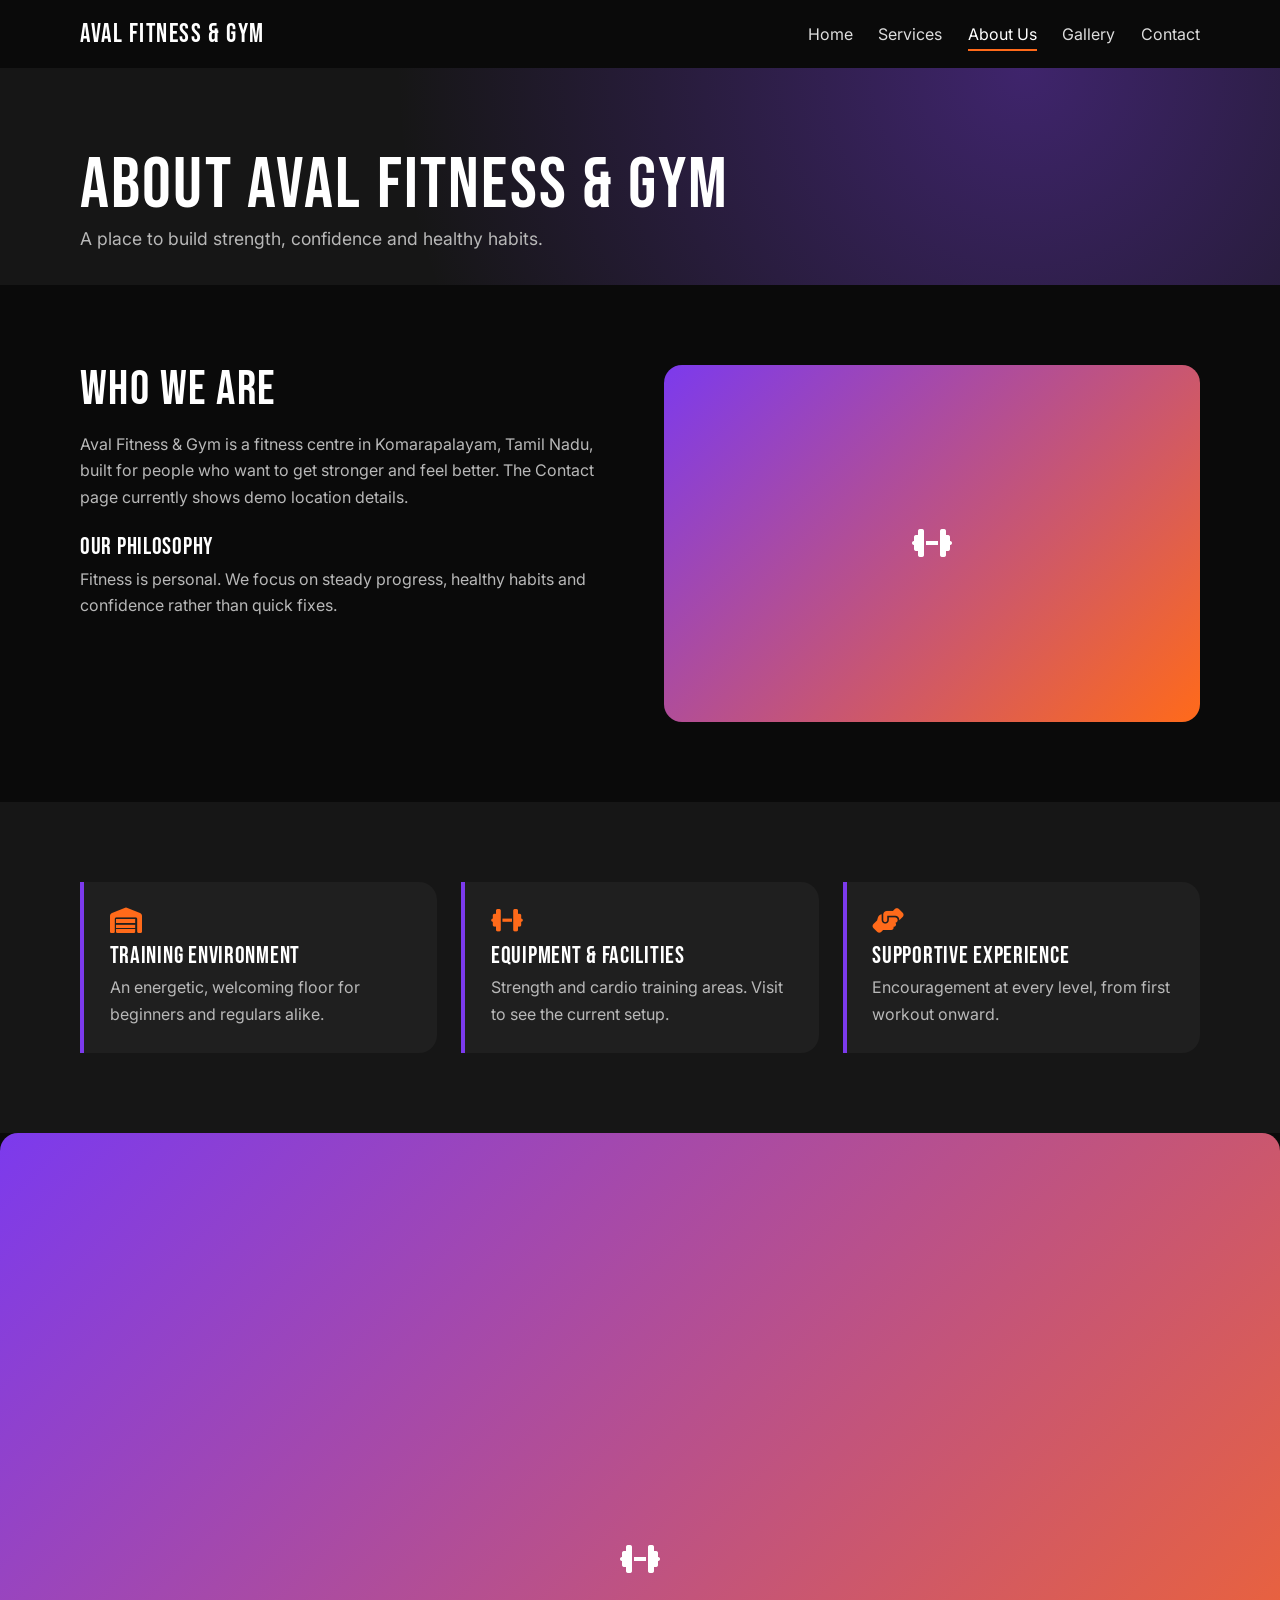
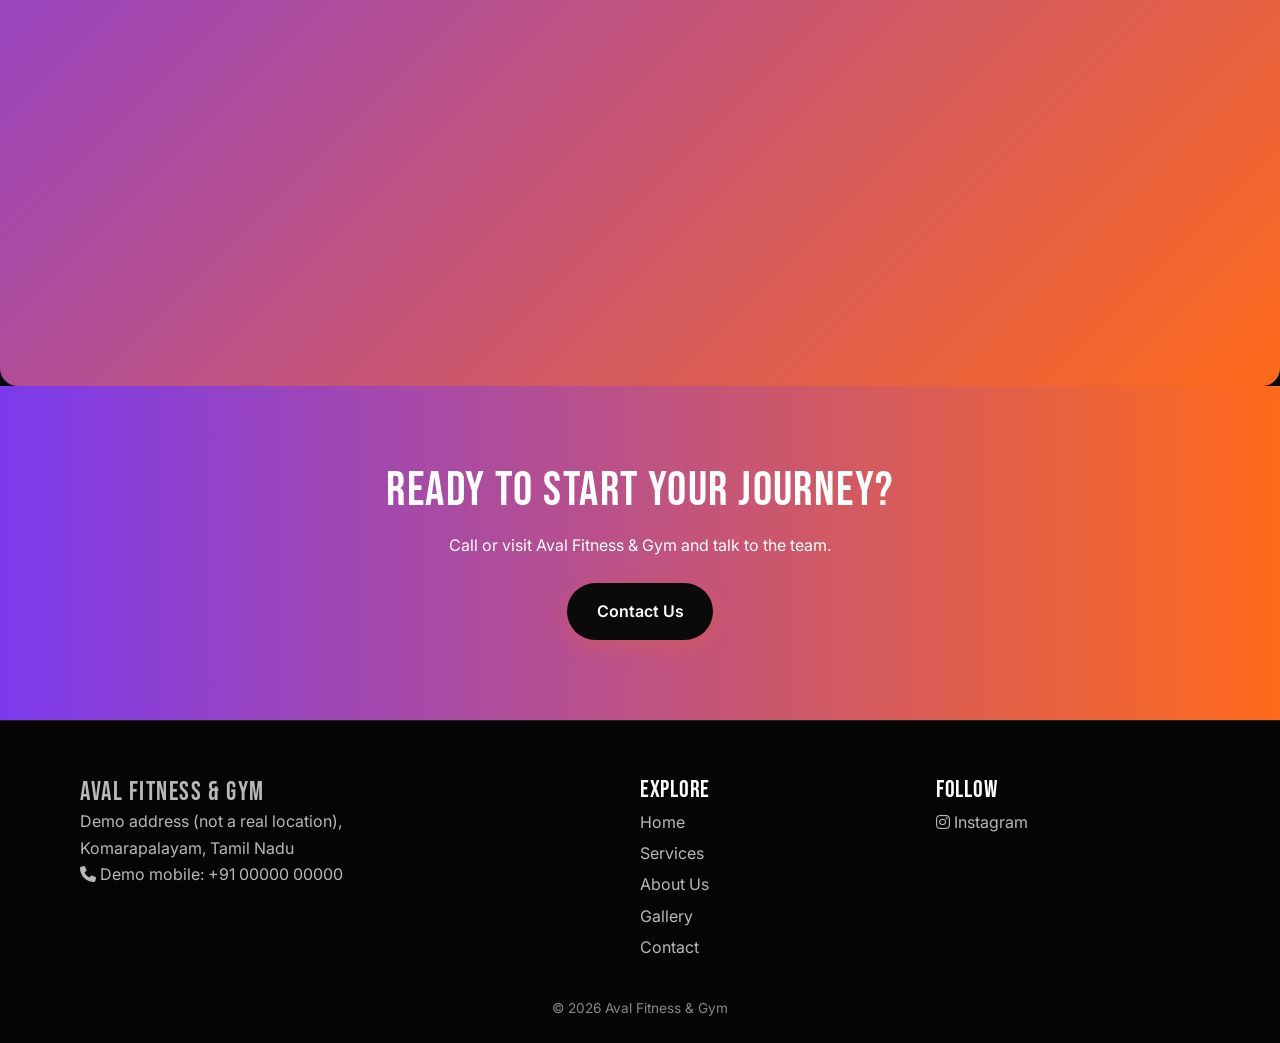
<file: aval-fitness-gym/about.html>
<!DOCTYPE html>
<html lang="en"><head><meta charset="utf-8"><meta name="viewport" content="width=device-width,initial-scale=1">
<title>About Us | Aval Fitness &amp; Gym, Komarapalayam</title><meta name="description" content="Learn about Aval Fitness & Gym, our fitness philosophy and our supportive training environment in Komarapalayam.">
<meta property="og:title" content="About Us | Aval Fitness &amp; Gym"><meta property="og:description" content="Learn about Aval Fitness & Gym, our fitness philosophy and our supportive training environment in Komarapalayam.">
<link rel="preconnect" href="https://fonts.googleapis.com"><link rel="preconnect" href="https://fonts.gstatic.com" crossorigin>
<link href="https://fonts.googleapis.com/css2?family=Bebas+Neue&family=Inter:wght@400;600&display=swap" rel="stylesheet">
<link rel="stylesheet" href="https://cdnjs.cloudflare.com/ajax/libs/font-awesome/6.5.2/css/all.min.css">
<link rel="stylesheet" href="css/style.css"></head><body>
<a class="skip" href="#main">Skip to content</a><header id="site-header"></header>
<main id="main"><section class="page-head"><div class="wrap reveal"><h1>About Aval Fitness &amp; Gym</h1><p>A place to build strength, confidence and healthy habits.</p></div></section>
<section class="sec"><div class="wrap split"><div class="reveal"><h2>Who we are</h2><p>Aval Fitness &amp; Gym is a fitness centre in Komarapalayam, Tamil Nadu, built for people who want to get stronger and feel better. The Contact page currently shows demo location details.</p>
<h3>Our philosophy</h3><p>Fitness is personal. We focus on steady progress, healthy habits and confidence rather than quick fixes.</p></div><div class="reveal"><img src="https://images.unsplash.com/photo-1540497077202-7c8a3999166f?auto=format&fit=crop&w=900&q=70" alt="Gym interior with equipment" width="900" height="600" loading="lazy"></div></div></section>
<section class="sec alt"><div class="wrap"><div class="grid3"><div class="feat reveal"><i class="fa-solid fa-warehouse"></i><h3>Training environment</h3><p>An energetic, welcoming floor for beginners and regulars alike.</p></div>
<div class="feat reveal"><i class="fa-solid fa-dumbbell"></i><h3>Equipment &amp; facilities</h3><p>Strength and cardio training areas. Visit to see the current setup.</p></div>
<div class="feat reveal"><i class="fa-solid fa-handshake-angle"></i><h3>Supportive experience</h3><p>Encouragement at every level, from first workout onward.</p></div></div></div></section>
<section class="big"><div class="reveal"><img src="https://images.unsplash.com/photo-1534438327276-14e5300c3a48?auto=format&fit=crop&w=900&q=70" alt="Weights racks in a gym" width="900" height="600" loading="lazy"></div></section><section class="cta"><div class="wrap reveal"><h2>Ready to start your journey?</h2><p>Call or visit Aval Fitness &amp; Gym and talk to the team.</p><a class="btn btn-primary" href="contact.html">Contact Us</a></div></section></main><footer id="site-footer"></footer>
<button id="top" aria-label="Back to top"><i class="fa-solid fa-arrow-up"></i></button>
<script src="js/script.js"></script></body></html>
</file>
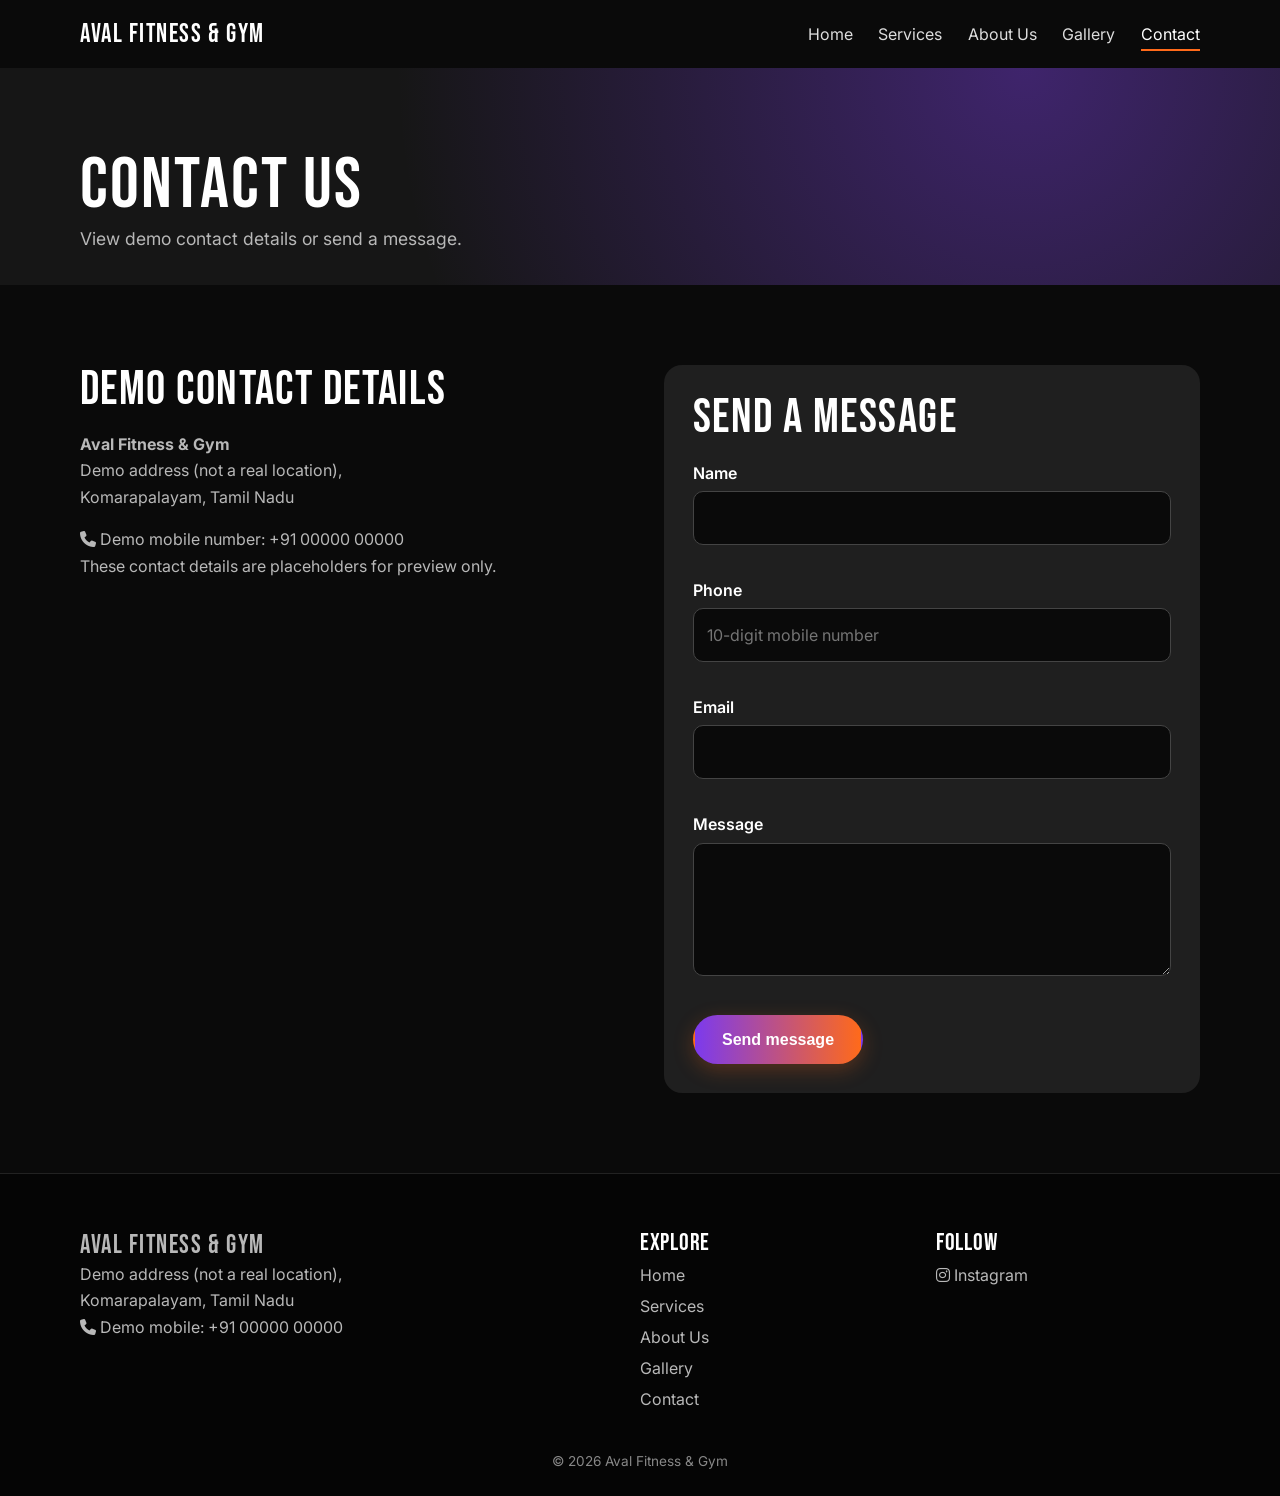
<file: aval-fitness-gym/contact.html>
<!DOCTYPE html>
<html lang="en"><head><meta charset="utf-8"><meta name="viewport" content="width=device-width,initial-scale=1">
<title>Contact | Aval Fitness &amp; Gym</title><meta name="description" content="Contact Aval Fitness & Gym. Demo address and mobile number are shown for preview only.">
<meta property="og:title" content="Contact | Aval Fitness &amp; Gym"><meta property="og:description" content="Contact Aval Fitness & Gym. Demo address and mobile number are shown for preview only.">
<link rel="preconnect" href="https://fonts.googleapis.com"><link rel="preconnect" href="https://fonts.gstatic.com" crossorigin>
<link href="https://fonts.googleapis.com/css2?family=Bebas+Neue&family=Inter:wght@400;600&display=swap" rel="stylesheet">
<link rel="stylesheet" href="https://cdnjs.cloudflare.com/ajax/libs/font-awesome/6.5.2/css/all.min.css">
<link rel="stylesheet" href="css/style.css"></head><body>
<a class="skip" href="#main">Skip to content</a><header id="site-header"></header>
<main id="main"><section class="page-head"><div class="wrap reveal"><h1>Contact us</h1><p>View demo contact details or send a message.</p></div></section>
<section class="sec"><div class="wrap split"><div class="reveal"><h2>Demo contact details</h2><address><strong>Aval Fitness &amp; Gym</strong><br>Demo address (not a real location),<br>Komarapalayam, Tamil Nadu</address>
<p><i class="fa-solid fa-phone"></i> Demo mobile number: +91 00000 00000</p>
<p>These contact details are placeholders for preview only.</p></div>
<form id="cf" class="reveal" novalidate><h2>Send a message</h2>
<label for="n">Name</label><input id="n" name="n" autocomplete="name"><span class="err" data-for="n"></span>
<label for="p">Phone</label><input id="p" name="p" type="tel" autocomplete="tel" placeholder="10-digit mobile number"><span class="err" data-for="p"></span>
<label for="e">Email</label><input id="e" name="e" type="email" autocomplete="email"><span class="err" data-for="e"></span>
<label for="m">Message</label><textarea id="m" name="m" rows="4"></textarea><span class="err" data-for="m"></span>
<button class="btn btn-primary" type="submit">Send message</button><p id="ok" role="status" hidden></p></form></div></section></main><footer id="site-footer"></footer>
<button id="top" aria-label="Back to top"><i class="fa-solid fa-arrow-up"></i></button>
<script src="js/script.js"></script></body></html>
</file>
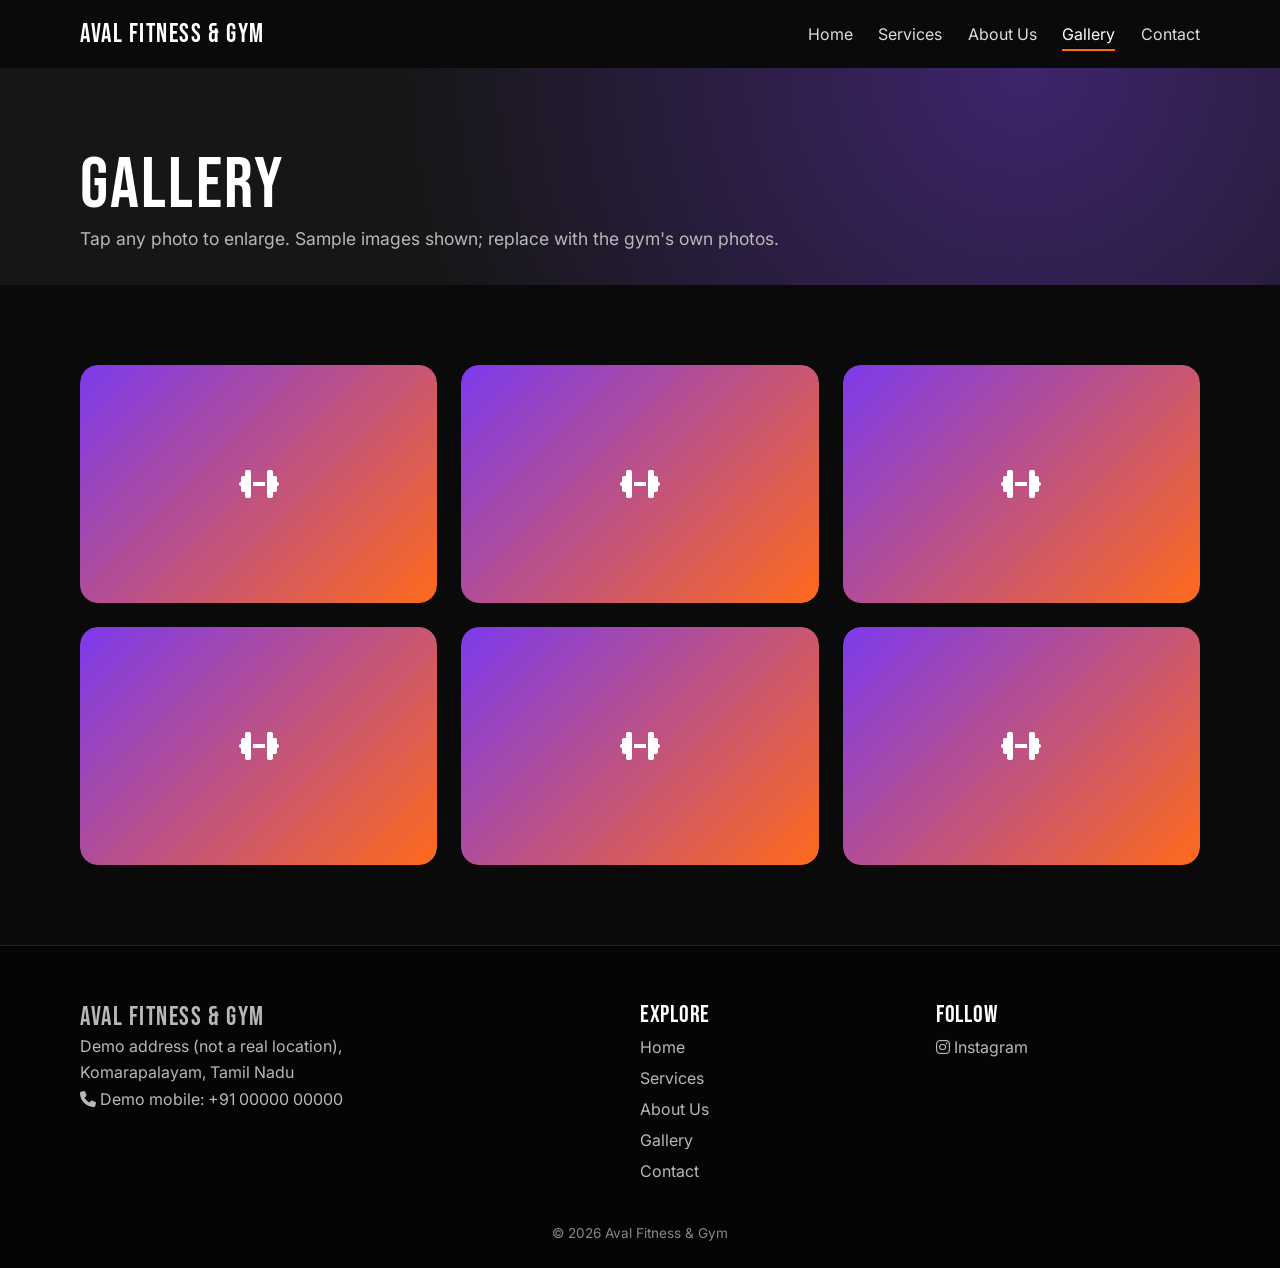
<file: aval-fitness-gym/gallery.html>
<!DOCTYPE html>
<html lang="en"><head><meta charset="utf-8"><meta name="viewport" content="width=device-width,initial-scale=1">
<title>Gallery | Aval Fitness &amp; Gym, Komarapalayam</title><meta name="description" content="Photos of weight training, cardio, group workouts and gym interiors at Aval Fitness & Gym.">
<meta property="og:title" content="Gallery | Aval Fitness &amp; Gym"><meta property="og:description" content="Photos of weight training, cardio, group workouts and gym interiors at Aval Fitness & Gym.">
<link rel="preconnect" href="https://fonts.googleapis.com"><link rel="preconnect" href="https://fonts.gstatic.com" crossorigin>
<link href="https://fonts.googleapis.com/css2?family=Bebas+Neue&family=Inter:wght@400;600&display=swap" rel="stylesheet">
<link rel="stylesheet" href="https://cdnjs.cloudflare.com/ajax/libs/font-awesome/6.5.2/css/all.min.css">
<link rel="stylesheet" href="css/style.css"></head><body>
<a class="skip" href="#main">Skip to content</a><header id="site-header"></header>
<main id="main"><section class="page-head"><div class="wrap reveal"><h1>Gallery</h1><p>Tap any photo to enlarge. Sample images shown; replace with the gym's own photos.</p></div></section><section class="sec"><div class="wrap grid3 gal"><button class="gi reveal" data-full="https://images.unsplash.com/photo-1534438327276-14e5300c3a48?auto=format&fit=crop&w=1600&q=70" aria-label="Enlarge: Weights racks in a gym"><img src="https://images.unsplash.com/photo-1534438327276-14e5300c3a48?auto=format&fit=crop&w=700&q=70" alt="Weights racks in a gym" width="700" height="600" loading="lazy"></button><button class="gi reveal" data-full="https://images.unsplash.com/photo-1540497077202-7c8a3999166f?auto=format&fit=crop&w=1600&q=70" aria-label="Enlarge: Gym interior with equipment"><img src="https://images.unsplash.com/photo-1540497077202-7c8a3999166f?auto=format&fit=crop&w=700&q=70" alt="Gym interior with equipment" width="700" height="600" loading="lazy"></button><button class="gi reveal" data-full="https://images.unsplash.com/photo-1517836357463-d25dfeac3438?auto=format&fit=crop&w=1600&q=70" aria-label="Enlarge: Person training in a gym"><img src="https://images.unsplash.com/photo-1517836357463-d25dfeac3438?auto=format&fit=crop&w=700&q=70" alt="Person training in a gym" width="700" height="600" loading="lazy"></button><button class="gi reveal" data-full="https://images.unsplash.com/photo-1571019613454-1cb2f99b2d8b?auto=format&fit=crop&w=1600&q=70" aria-label="Enlarge: Intense workout session"><img src="https://images.unsplash.com/photo-1571019613454-1cb2f99b2d8b?auto=format&fit=crop&w=700&q=70" alt="Intense workout session" width="700" height="600" loading="lazy"></button><button class="gi reveal" data-full="https://images.unsplash.com/photo-1517963879433-6ad2b056d712?auto=format&fit=crop&w=1600&q=70" aria-label="Enlarge: Lifting in a gym"><img src="https://images.unsplash.com/photo-1517963879433-6ad2b056d712?auto=format&fit=crop&w=700&q=70" alt="Lifting in a gym" width="700" height="600" loading="lazy"></button><button class="gi reveal" data-full="https://images.unsplash.com/photo-1518611012118-696072aa579a?auto=format&fit=crop&w=1600&q=70" aria-label="Enlarge: Group fitness class"><img src="https://images.unsplash.com/photo-1518611012118-696072aa579a?auto=format&fit=crop&w=700&q=70" alt="Group fitness class" width="700" height="600" loading="lazy"></button></div></section><div id="lb" role="dialog" aria-modal="true" aria-label="Image viewer" hidden><button id="lbx" aria-label="Close"><i class="fa-solid fa-xmark"></i></button><img alt=""></div></main><footer id="site-footer"></footer>
<button id="top" aria-label="Back to top"><i class="fa-solid fa-arrow-up"></i></button>
<script src="js/script.js"></script></body></html>
</file>
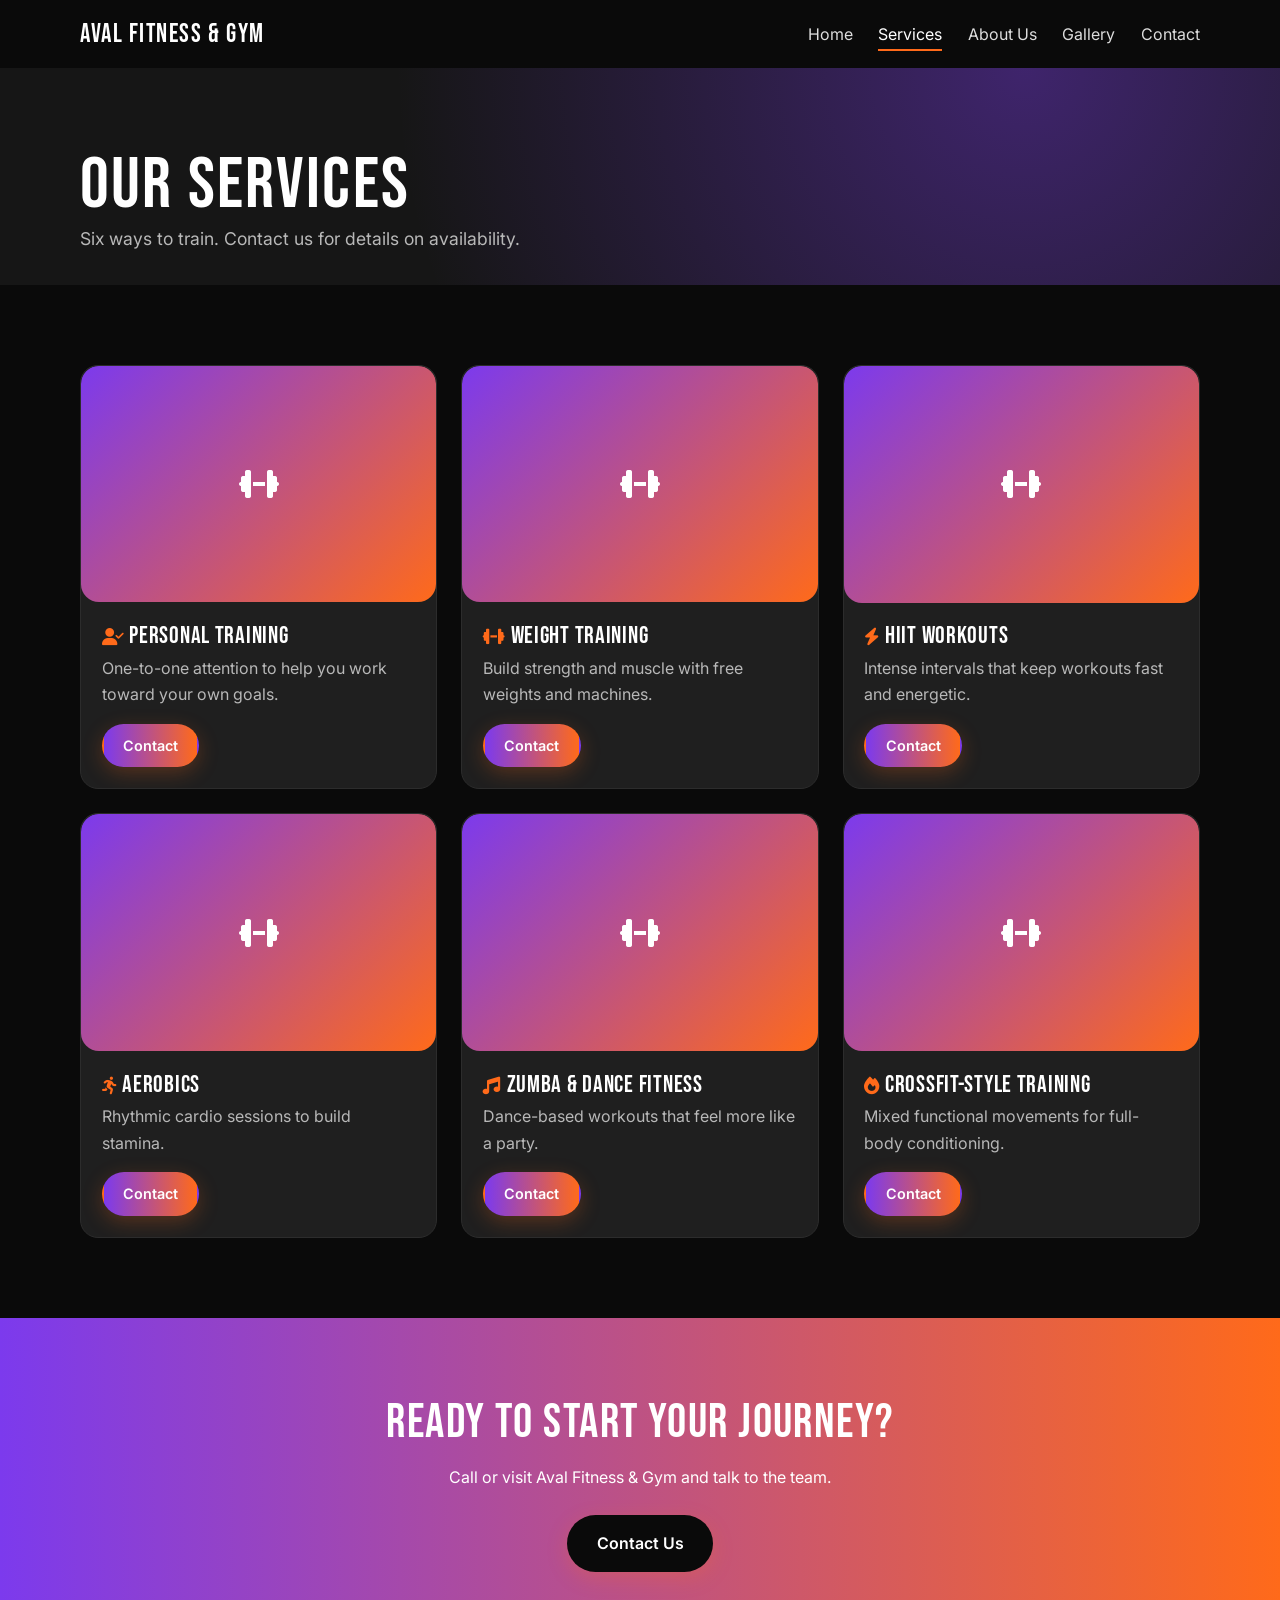
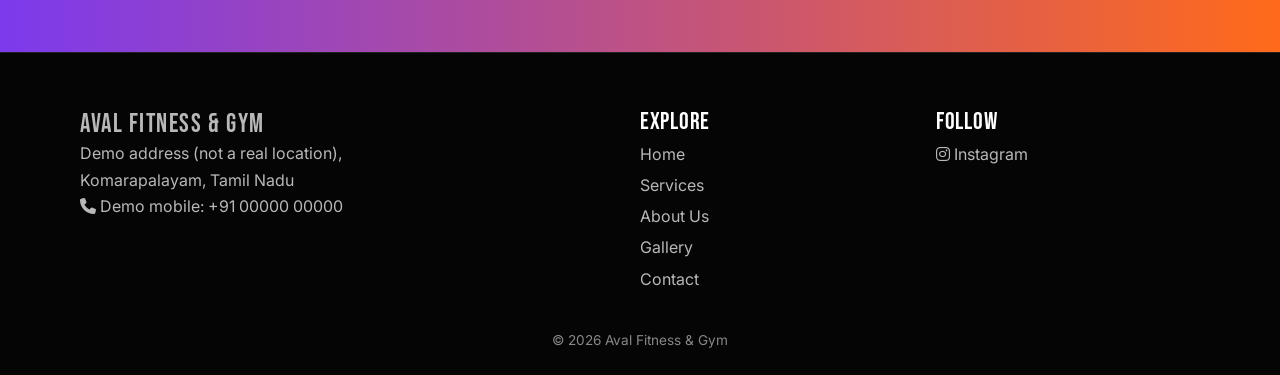
<file: aval-fitness-gym/services.html>
<!DOCTYPE html>
<html lang="en"><head><meta charset="utf-8"><meta name="viewport" content="width=device-width,initial-scale=1">
<title>Services | Aval Fitness &amp; Gym, Komarapalayam</title><meta name="description" content="Personal training, weight training, HIIT, aerobics, Zumba and CrossFit-style training at Aval Fitness & Gym.">
<meta property="og:title" content="Services | Aval Fitness &amp; Gym"><meta property="og:description" content="Personal training, weight training, HIIT, aerobics, Zumba and CrossFit-style training at Aval Fitness & Gym.">
<link rel="preconnect" href="https://fonts.googleapis.com"><link rel="preconnect" href="https://fonts.gstatic.com" crossorigin>
<link href="https://fonts.googleapis.com/css2?family=Bebas+Neue&family=Inter:wght@400;600&display=swap" rel="stylesheet">
<link rel="stylesheet" href="https://cdnjs.cloudflare.com/ajax/libs/font-awesome/6.5.2/css/all.min.css">
<link rel="stylesheet" href="css/style.css"></head><body>
<a class="skip" href="#main">Skip to content</a><header id="site-header"></header>
<main id="main"><section class="page-head"><div class="wrap reveal"><h1>Our services</h1><p>Six ways to train. Contact us for details on availability.</p></div></section><section class="sec"><div class="wrap grid3"><article class="card reveal"><img src="https://images.unsplash.com/photo-1517836357463-d25dfeac3438?auto=format&fit=crop&w=900&q=70" alt="Person training in a gym" width="900" height="600" loading="lazy"><div><h3><i class="fa-solid fa-user-check"></i> Personal Training</h3><p>One-to-one attention to help you work toward your own goals.</p><a class="btn btn-primary sm" href="contact.html">Contact</a></div></article><article class="card reveal"><img src="https://images.unsplash.com/photo-1534438327276-14e5300c3a48?auto=format&fit=crop&w=900&q=70" alt="Weights racks in a gym" width="900" height="600" loading="lazy"><div><h3><i class="fa-solid fa-dumbbell"></i> Weight Training</h3><p>Build strength and muscle with free weights and machines.</p><a class="btn btn-primary sm" href="contact.html">Contact</a></div></article><article class="card reveal"><img src="https://images.unsplash.com/photo-1571019613454-1cb2f99b2d8b?auto=format&fit=crop&w=900&q=70" alt="Intense workout session" width="900" height="600" loading="lazy"><div><h3><i class="fa-solid fa-bolt"></i> HIIT Workouts</h3><p>Intense intervals that keep workouts fast and energetic.</p><a class="btn btn-primary sm" href="contact.html">Contact</a></div></article><article class="card reveal"><img src="https://images.unsplash.com/photo-1518611012118-696072aa579a?auto=format&fit=crop&w=900&q=70" alt="Group fitness class" width="900" height="600" loading="lazy"><div><h3><i class="fa-solid fa-person-running"></i> Aerobics</h3><p>Rhythmic cardio sessions to build stamina.</p><a class="btn btn-primary sm" href="contact.html">Contact</a></div></article><article class="card reveal"><img src="https://images.unsplash.com/photo-1540497077202-7c8a3999166f?auto=format&fit=crop&w=900&q=70" alt="Gym interior with equipment" width="900" height="600" loading="lazy"><div><h3><i class="fa-solid fa-music"></i> Zumba & Dance Fitness</h3><p>Dance-based workouts that feel more like a party.</p><a class="btn btn-primary sm" href="contact.html">Contact</a></div></article><article class="card reveal"><img src="https://images.unsplash.com/photo-1517963879433-6ad2b056d712?auto=format&fit=crop&w=900&q=70" alt="Lifting in a gym" width="900" height="600" loading="lazy"><div><h3><i class="fa-solid fa-fire"></i> CrossFit-Style Training</h3><p>Mixed functional movements for full-body conditioning.</p><a class="btn btn-primary sm" href="contact.html">Contact</a></div></article></div></section><section class="cta"><div class="wrap reveal"><h2>Ready to start your journey?</h2><p>Call or visit Aval Fitness &amp; Gym and talk to the team.</p><a class="btn btn-primary" href="contact.html">Contact Us</a></div></section></main><footer id="site-footer"></footer>
<button id="top" aria-label="Back to top"><i class="fa-solid fa-arrow-up"></i></button>
<script src="js/script.js"></script></body></html>
</file>
<file: aval-fitness-gym/css/style.css>
:root{--black:#0a0a0a;--charcoal:#161616;--card:#1f1f1f;--purple:#7c3aed;--orange:#ff6a1a;--muted:#b8b8b8;--grad:linear-gradient(90deg,var(--purple),var(--orange));--r:18px}
*{box-sizing:border-box;margin:0}html{scroll-behavior:smooth}
body{background:var(--black);color:#fff;font:400 1rem/1.65 Inter,system-ui,sans-serif;overflow-x:hidden}
img{max-width:100%;height:auto;display:block}a{color:inherit}
h1,h2,h3{font-family:'Bebas Neue',Impact,sans-serif;letter-spacing:.03em;line-height:1.05;font-weight:400}
h1{font-size:clamp(2.8rem,9vw,6rem)}h2{font-size:clamp(2rem,5vw,3rem);margin-bottom:1rem}h3{font-size:1.5rem;margin-bottom:.4rem}
p{color:var(--muted)}.wrap{max-width:1160px;margin:auto;padding:0 1.25rem}.center{text-align:center;margin-top:2rem}
:focus-visible{outline:3px solid var(--orange);outline-offset:3px}
.skip{position:absolute;left:-999px}.skip:focus{left:8px;top:8px;background:#fff;color:#000;padding:.5rem;z-index:99}
header{position:sticky;top:0;z-index:50;transition:.3s}header.s{background:rgba(10,10,10,.85);backdrop-filter:blur(10px);box-shadow:0 1px 0 #2a2a2a}
.nav{display:flex;justify-content:space-between;align-items:center;height:68px}
.logo{font:1.6rem 'Bebas Neue';text-decoration:none;letter-spacing:.06em}.nav ul{display:flex;gap:1.6rem;list-style:none;padding:0}
.nav ul a{text-decoration:none;color:#ddd;padding:.3rem 0;border-bottom:2px solid transparent}.nav ul a:hover,.nav ul a[aria-current]{color:#fff;border-color:var(--orange)}
#menu{display:none;background:none;border:0;color:#fff;font-size:1.5rem;cursor:pointer}
.btn{display:inline-block;padding:.85rem 1.7rem;border-radius:50px;font-weight:600;text-decoration:none;border:2px solid transparent;cursor:pointer;font-size:1rem;color:#fff;transition:transform .2s,box-shadow .2s}
.btn:hover{transform:translateY(-2px)}.btn-primary{background:var(--grad);box-shadow:0 6px 20px rgba(255,106,26,.25)}
.btn-secondary{border-color:var(--orange);background:transparent}.btn-secondary:hover{background:var(--orange)}.sm{padding:.5rem 1.2rem;font-size:.9rem}
.hero{position:relative;min-height:92vh;display:flex;align-items:center;margin-top:-68px;padding-top:68px}
.hero .bg{position:absolute;inset:0;width:100%;height:100%;object-fit:cover;z-index:-1;filter:brightness(.35)}
.hero:after{content:"";position:absolute;inset:0;background:linear-gradient(100deg,rgba(124,58,237,.35),transparent 60%);z-index:-1}
.hero h1{max-width:12ch}.hero p{max-width:50ch;font-size:1.15rem;color:#e6e6e6;margin:1.2rem 0 2rem}.btns{display:flex;gap:1rem;flex-wrap:wrap}
.strip{background:var(--charcoal)}.grid4{display:grid;grid-template-columns:repeat(4,1fr);text-align:center;padding:1.8rem 1.25rem;gap:1rem}
.grid4 i{display:block;font-size:1.8rem;color:var(--orange);margin-bottom:.4rem}
.sec{padding:5rem 0}.alt{background:var(--charcoal)}.grid3{display:grid;grid-template-columns:repeat(3,1fr);gap:1.5rem}
.card{background:var(--card);border-radius:var(--r);overflow:hidden;border:1px solid #2c2c2c;transition:transform .3s,box-shadow .3s}
.card:hover{transform:translateY(-6px);box-shadow:0 12px 32px rgba(124,58,237,.35)}.card img{aspect-ratio:3/2;object-fit:cover;width:100%}
.card>div{padding:1.3rem}.card h3 i{color:var(--orange);font-size:1.1rem}.card .btn{margin-top:1rem}
.feat{padding:1.6rem;border-left:4px solid var(--purple);background:var(--card);border-radius:0 var(--r) var(--r) 0}.feat i{color:var(--orange);font-size:1.6rem;margin-bottom:.6rem}
.prev img,.gi img{aspect-ratio:3/2;object-fit:cover;width:100%;border-radius:var(--r)}
.page-head{padding:5rem 0 2rem;background:radial-gradient(circle at 80% 0,rgba(124,58,237,.4),transparent 60%),var(--charcoal)}
.page-head p{font-size:1.1rem}.page-head h1{font-size:clamp(2.6rem,7vw,4.5rem)}
.split{display:grid;grid-template-columns:1fr 1fr;gap:3rem;align-items:start}.split h3{margin-top:1.5rem}
.split img{border-radius:var(--r)}.big img{width:100%;max-height:480px;object-fit:cover}
.cta{padding:5rem 0;text-align:center;background:var(--grad)}.cta p{color:#fff;margin-bottom:1.5rem}.cta .btn-primary{background:#0a0a0a}
.gi{background:none;border:0;padding:0;cursor:zoom-in;overflow:hidden;border-radius:var(--r)}.gi img{transition:transform .4s}.gi:hover img{transform:scale(1.08)}
#lb{position:fixed;inset:0;background:rgba(0,0,0,.92);z-index:100;display:flex;align-items:center;justify-content:center;padding:1rem}#lb[hidden]{display:none}
#lb img{max-height:90vh;max-width:95vw;border-radius:12px;object-fit:contain}#lbx{position:absolute;top:1rem;right:1rem;background:#fff;border:0;border-radius:50%;width:44px;height:44px;font-size:1.2rem;cursor:pointer}
address{font-style:normal;color:var(--muted);margin-bottom:1rem}.map{width:100%;height:280px;border:0;border-radius:var(--r);margin-top:1rem}
form{background:var(--card);padding:1.8rem;border-radius:var(--r)}label{display:block;margin:1rem 0 .3rem;font-weight:600}
input,textarea{width:100%;padding:.8rem;border-radius:10px;border:1px solid #444;background:var(--black);color:#fff;font:inherit}
input.bad,textarea.bad{border-color:#ff5c5c}.err{color:#ff8a8a;font-size:.85rem;display:block;min-height:1rem}form .btn{margin-top:1rem}
#ok{margin-top:1rem;padding:.8rem;border-radius:10px;background:#1b3a2a;color:#b9f6ca}
footer{background:#050505;padding:3.5rem 0 1.5rem;border-top:1px solid #222}.fg{display:grid;grid-template-columns:2fr 1fr 1fr;gap:2rem}
footer ul{list-style:none;padding:0}footer li{margin:.3rem 0}footer a{color:var(--muted);text-decoration:none}footer a:hover{color:#fff}
.copy{text-align:center;margin-top:2rem;font-size:.85rem;color:#888}
.fb{background:linear-gradient(135deg,var(--purple),var(--orange));display:flex;align-items:center;justify-content:center;color:#fff;font-size:2rem;aspect-ratio:3/2;border-radius:var(--r)}
#top{position:fixed;right:1rem;bottom:1rem;width:46px;height:46px;border-radius:50%;border:0;background:var(--grad);color:#fff;cursor:pointer;opacity:0;pointer-events:none;transition:.3s;z-index:40}#top.on{opacity:1;pointer-events:auto}
.reveal{opacity:0;transform:translateY(24px);transition:opacity .6s,transform .6s}.reveal.in{opacity:1;transform:none}
@media(max-width:860px){.grid3{grid-template-columns:1fr 1fr}.split,.fg{grid-template-columns:1fr}.grid4{grid-template-columns:1fr 1fr}
#menu{display:block}.nav ul{display:none;position:absolute;top:68px;left:0;right:0;flex-direction:column;background:#0a0a0a;padding:1rem 1.25rem 1.5rem}.nav ul.open{display:flex}}
@media(max-width:560px){.grid3{grid-template-columns:1fr}.sec{padding:3.5rem 0}.logo{font-size:1.25rem}}
@media(prefers-reduced-motion:reduce){*{transition:none!important;animation:none!important;scroll-behavior:auto!important}.reveal{opacity:1;transform:none}}
</file>
